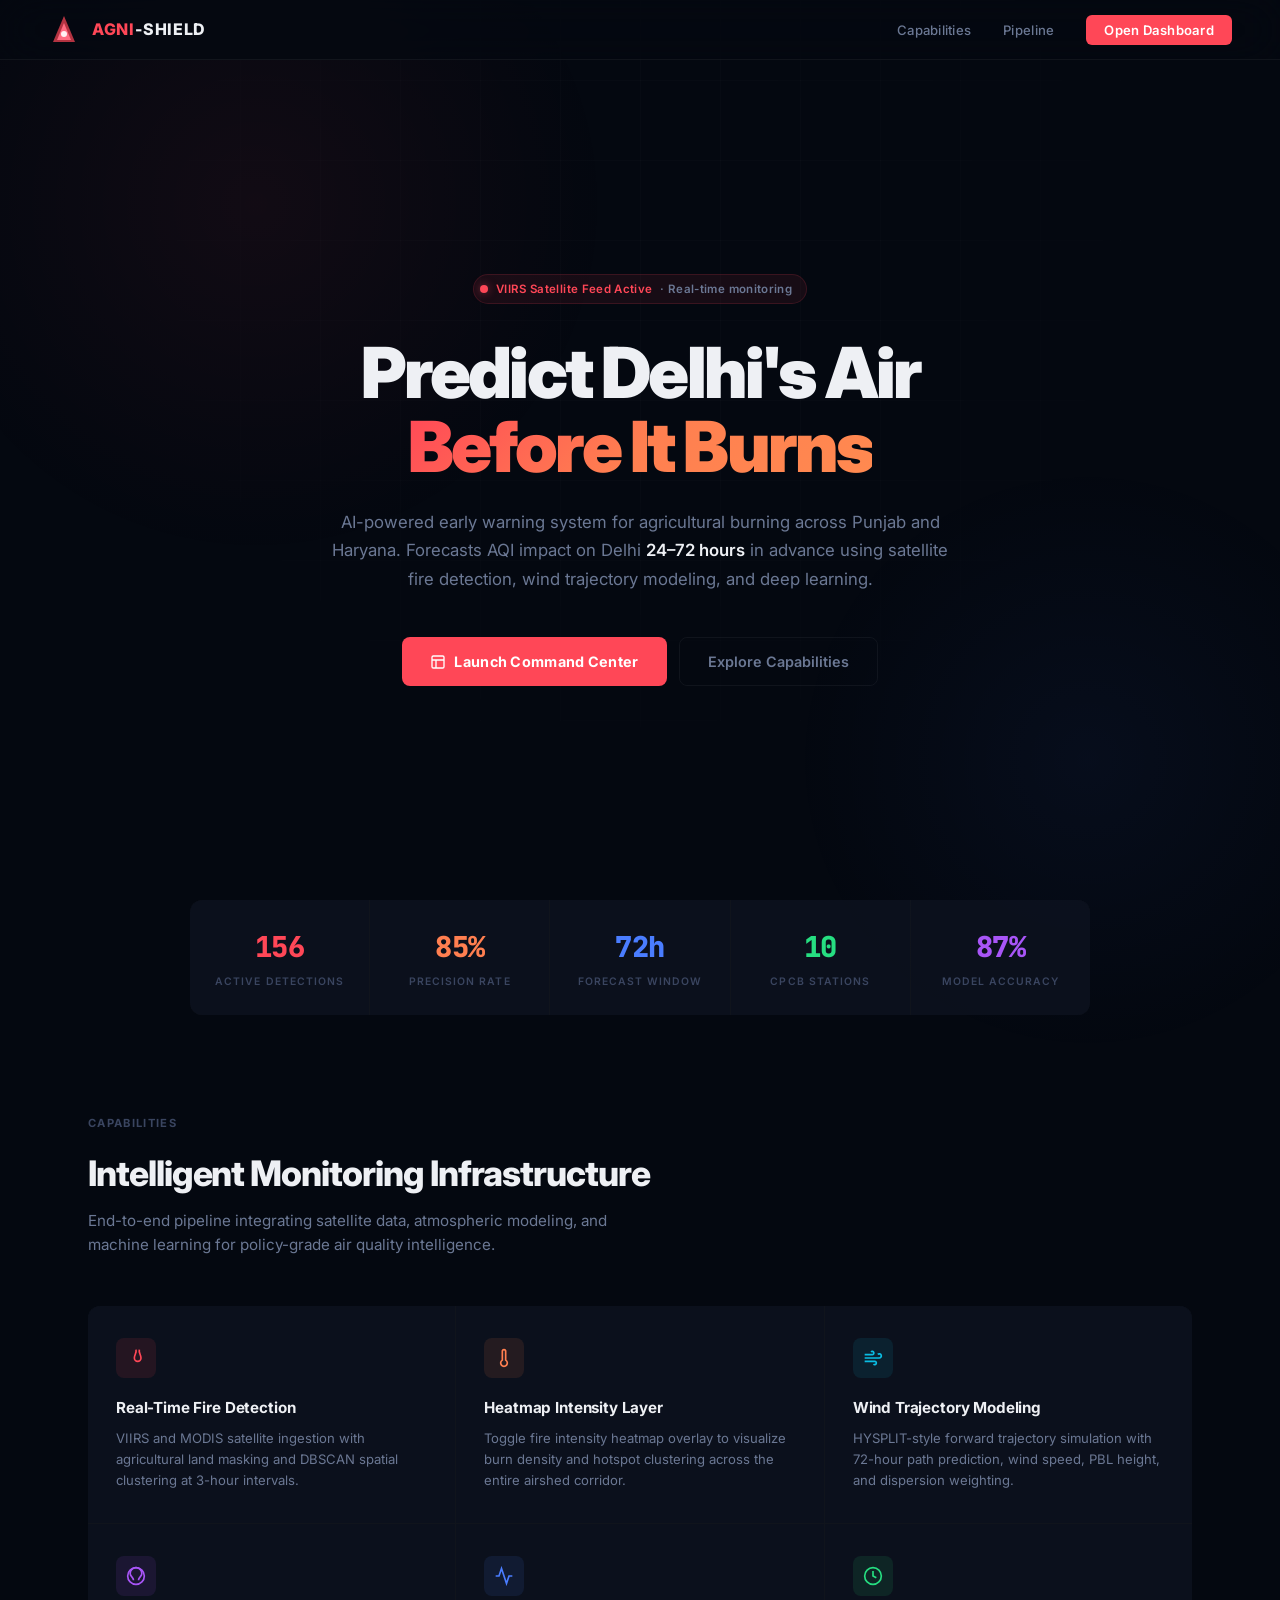
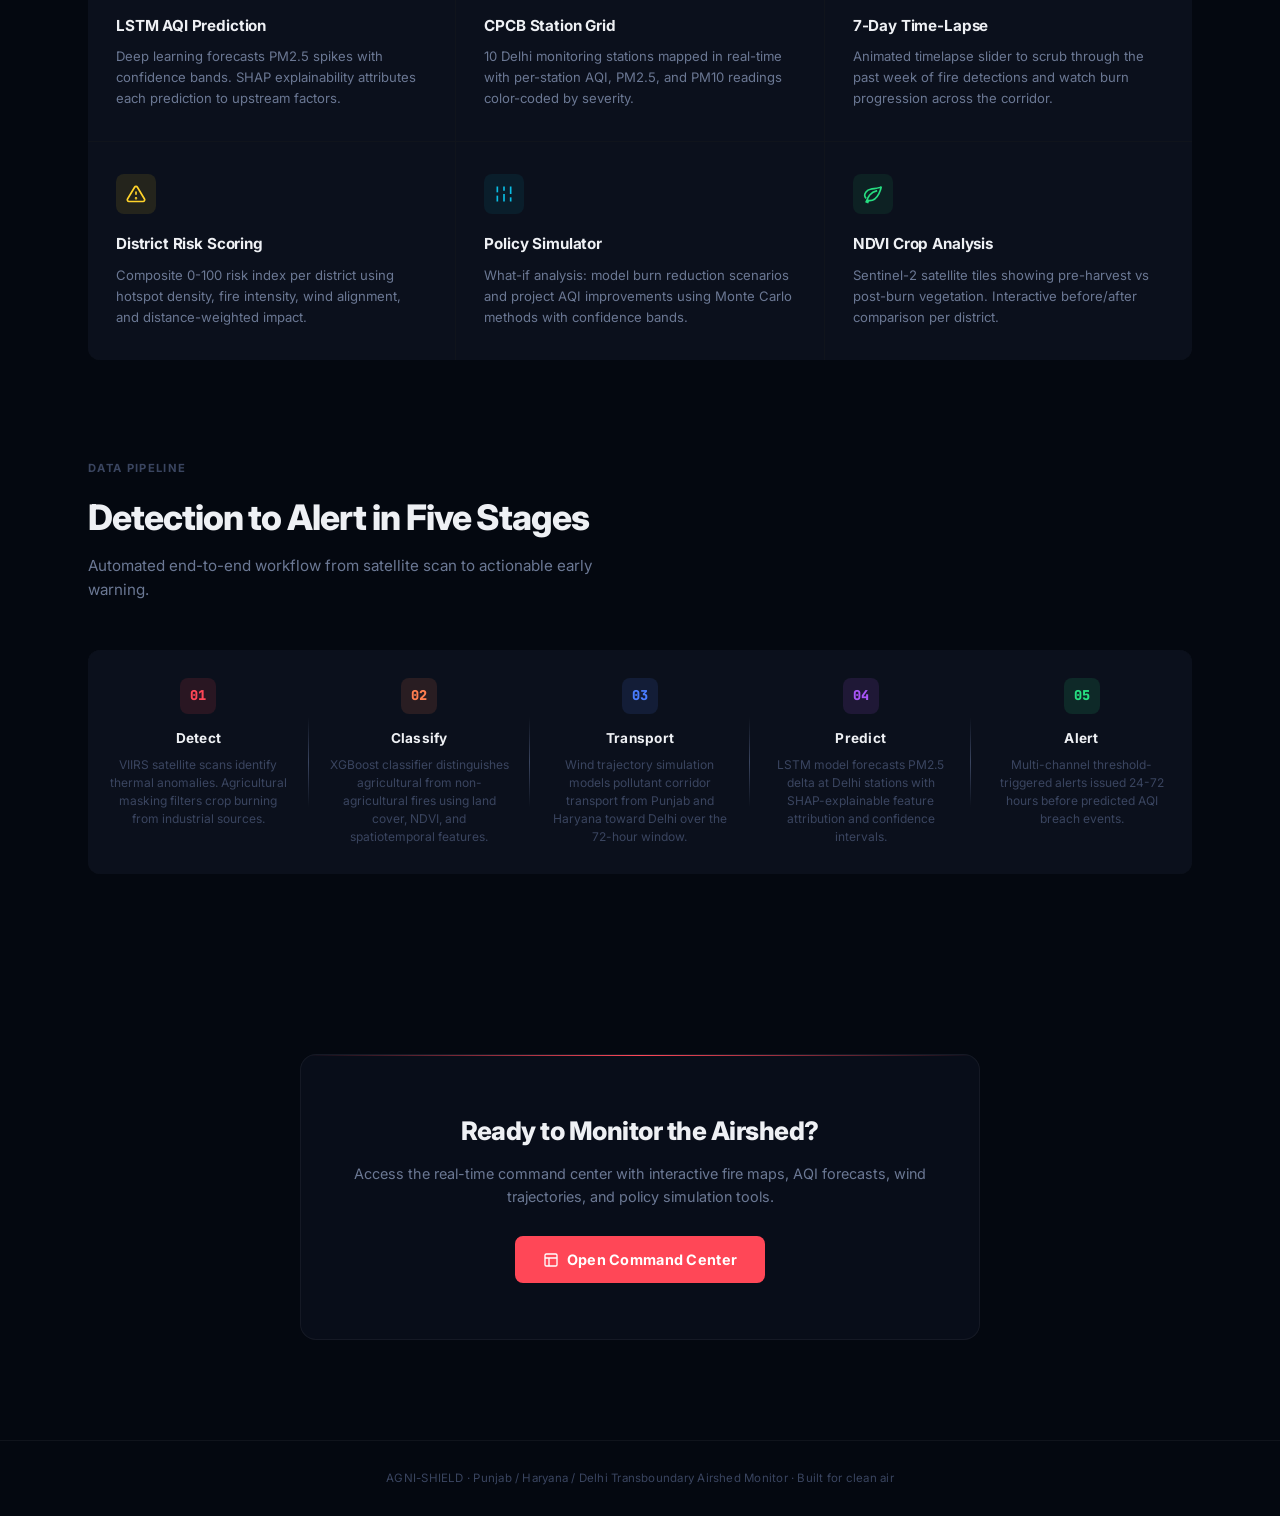
<file: index.html>
<!DOCTYPE html>
<html lang="en">

<head>
  <meta charset="UTF-8">
  <meta name="viewport" content="width=device-width, initial-scale=1.0">
  <title>AGNI-SHIELD — Transboundary Air Quality Intelligence</title>
  <meta name="description"
    content="AI-powered agricultural burning detection and AQI prediction for the Punjab-Haryana-Delhi transboundary airshed.">
  <link
    href="https://fonts.googleapis.com/css2?family=Inter:wght@300;400;500;600;700;800;900&family=JetBrains+Mono:wght@400;500;600&display=swap"
    rel="stylesheet">
  <style>
    *,
    *::before,
    *::after {
      box-sizing: border-box;
      margin: 0;
      padding: 0;
    }

    :root {
      --bg: #040810;
      --surface: rgba(10, 16, 28, 0.8);
      --border: rgba(255, 255, 255, 0.05);
      --red: #ff4757;
      --orange: #ff7f50;
      --blue: #4a7dff;
      --green: #26de81;
      --teal: #0abde3;
      --purple: #a855f7;
      --text: #eef0f4;
      --text2: #6b7894;
      --muted: #3a4560;
    }

    html {
      scroll-behavior: smooth;
    }

    body {
      font-family: 'Inter', -apple-system, sans-serif;
      background: var(--bg);
      color: var(--text);
      line-height: 1.6;
      overflow-x: hidden;
    }

    /* Ambient background */
    .ambient {
      position: fixed;
      inset: 0;
      pointer-events: none;
      z-index: 0;
    }

    .ambient::before {
      content: '';
      position: absolute;
      top: -20%;
      left: -10%;
      width: 60vw;
      height: 60vw;
      border-radius: 50%;
      background: radial-gradient(circle, rgba(255, 71, 87, 0.06) 0%, transparent 65%);
      animation: ambientDrift 25s ease-in-out infinite;
    }

    .ambient::after {
      content: '';
      position: absolute;
      bottom: -20%;
      right: -10%;
      width: 50vw;
      height: 50vw;
      border-radius: 50%;
      background: radial-gradient(circle, rgba(74, 125, 255, 0.05) 0%, transparent 65%);
      animation: ambientDrift 30s ease-in-out infinite reverse;
    }

    @keyframes ambientDrift {

      0%,
      100% {
        transform: translate(0, 0) scale(1);
      }

      33% {
        transform: translate(5vw, -3vw) scale(1.05);
      }

      66% {
        transform: translate(-3vw, 5vw) scale(0.95);
      }
    }

    /* Grid lines (decorative) */
    .grid-bg {
      position: fixed;
      inset: 0;
      pointer-events: none;
      z-index: 0;
      background-image:
        linear-gradient(rgba(255, 255, 255, 0.015) 1px, transparent 1px),
        linear-gradient(90deg, rgba(255, 255, 255, 0.015) 1px, transparent 1px);
      background-size: 80px 80px;
      mask-image: radial-gradient(ellipse at 50% 30%, black 20%, transparent 70%);
      -webkit-mask-image: radial-gradient(ellipse at 50% 30%, black 20%, transparent 70%);
    }

    /* Nav */
    nav {
      position: fixed;
      top: 0;
      width: 100%;
      z-index: 1000;
      display: flex;
      justify-content: space-between;
      align-items: center;
      padding: 0 48px;
      height: 60px;
      background: rgba(4, 8, 16, 0.75);
      backdrop-filter: blur(24px);
      -webkit-backdrop-filter: blur(24px);
      border-bottom: 1px solid var(--border);
    }

    .nav-brand {
      display: flex;
      align-items: center;
      gap: 12px;
      text-decoration: none;
      color: var(--text);
    }

    .nav-logo {
      width: 32px;
      height: 32px;
    }

    .nav-name {
      font-weight: 800;
      font-size: 1rem;
      letter-spacing: 0.04em;
    }

    .nav-name span {
      color: var(--red);
    }

    .nav-links {
      display: flex;
      align-items: center;
      gap: 32px;
      list-style: none;
    }

    .nav-links a {
      color: var(--text2);
      text-decoration: none;
      font-size: 0.82rem;
      font-weight: 500;
      transition: color 0.3s;
      letter-spacing: 0.02em;
    }

    .nav-links a:hover {
      color: var(--text);
    }

    .nav-cta {
      padding: 7px 18px;
      border-radius: 6px;
      background: var(--red);
      color: #fff !important;
      font-weight: 600 !important;
      transition: all 0.3s;
    }

    .nav-cta:hover {
      box-shadow: 0 4px 20px rgba(255, 71, 87, 0.3);
      transform: translateY(-1px);
    }

    /* Hero */
    .hero {
      position: relative;
      z-index: 1;
      min-height: 100vh;
      display: flex;
      flex-direction: column;
      justify-content: center;
      align-items: center;
      text-align: center;
      padding: 120px 24px 60px;
    }

    .hero-tag {
      display: inline-flex;
      align-items: center;
      gap: 8px;
      padding: 5px 14px 5px 6px;
      border-radius: 20px;
      background: rgba(255, 71, 87, 0.08);
      border: 1px solid rgba(255, 71, 87, 0.15);
      font-size: 0.72rem;
      font-weight: 600;
      color: var(--text2);
      margin-bottom: 32px;
      animation: fadeIn 0.8s ease;
      letter-spacing: 0.03em;
    }

    .hero-tag .pulse {
      width: 8px;
      height: 8px;
      border-radius: 50%;
      background: var(--red);
      animation: pulse-ring 2s infinite;
      box-shadow: 0 0 8px rgba(255, 71, 87, 0.5);
    }

    .hero-tag .tag-text {
      color: var(--red);
    }

    @keyframes pulse-ring {
      0% {
        box-shadow: 0 0 0 0 rgba(255, 71, 87, 0.5);
      }

      70% {
        box-shadow: 0 0 0 10px rgba(255, 71, 87, 0);
      }

      100% {
        box-shadow: 0 0 0 0 rgba(255, 71, 87, 0);
      }
    }

    .hero h1 {
      font-size: clamp(2.8rem, 5.5vw, 5rem);
      font-weight: 900;
      line-height: 1.05;
      letter-spacing: -0.04em;
      max-width: 850px;
      animation: slideUp 1s cubic-bezier(0.16, 1, 0.3, 1) 0.1s both;
    }

    .hero h1 .accent {
      background: linear-gradient(135deg, var(--red), var(--orange), #ff8a50);
      -webkit-background-clip: text;
      background-clip: text;
      -webkit-text-fill-color: transparent;
    }

    .hero .sub {
      max-width: 620px;
      margin: 24px auto 0;
      font-size: 1.05rem;
      color: var(--text2);
      line-height: 1.7;
      font-weight: 400;
      animation: slideUp 1s cubic-bezier(0.16, 1, 0.3, 1) 0.25s both;
    }

    .hero .sub strong {
      color: var(--text);
      font-weight: 600;
    }

    .hero-btns {
      display: flex;
      gap: 12px;
      margin-top: 44px;
      animation: slideUp 1s cubic-bezier(0.16, 1, 0.3, 1) 0.4s both;
    }

    .btn-primary {
      display: inline-flex;
      align-items: center;
      gap: 8px;
      padding: 12px 28px;
      border-radius: 8px;
      background: var(--red);
      color: #fff;
      font-weight: 700;
      font-size: 0.9rem;
      text-decoration: none;
      border: none;
      cursor: pointer;
      transition: all 0.3s;
      letter-spacing: 0.02em;
    }

    .btn-primary:hover {
      box-shadow: 0 8px 28px rgba(255, 71, 87, 0.3);
      transform: translateY(-2px);
    }

    .btn-primary svg {
      width: 16px;
      height: 16px;
    }

    .btn-ghost {
      display: inline-flex;
      align-items: center;
      gap: 8px;
      padding: 12px 28px;
      border-radius: 8px;
      background: transparent;
      border: 1px solid var(--border);
      color: var(--text2);
      font-weight: 600;
      font-size: 0.9rem;
      text-decoration: none;
      cursor: pointer;
      transition: all 0.3s;
    }

    .btn-ghost:hover {
      border-color: rgba(255, 255, 255, 0.15);
      color: var(--text);
      background: rgba(255, 255, 255, 0.03);
    }

    /* Metrics bar */
    .metrics {
      position: relative;
      z-index: 1;
      display: flex;
      justify-content: center;
      gap: 1px;
      margin: 0 auto;
      max-width: 900px;
      background: var(--border);
      border-radius: 12px;
      overflow: hidden;
      animation: slideUp 1s cubic-bezier(0.16, 1, 0.3, 1) 0.55s both;
    }

    .metric {
      flex: 1;
      text-align: center;
      padding: 24px 16px;
      background: var(--surface);
    }

    .metric:first-child {
      border-radius: 12px 0 0 12px;
    }

    .metric:last-child {
      border-radius: 0 12px 12px 0;
    }

    .metric .num {
      font-size: 1.8rem;
      font-weight: 900;
      font-family: 'JetBrains Mono', monospace;
      letter-spacing: -0.02em;
    }

    .metric .lab {
      font-size: 0.65rem;
      color: var(--muted);
      text-transform: uppercase;
      letter-spacing: 0.1em;
      margin-top: 4px;
      font-weight: 600;
    }

    /* Section */
    section {
      position: relative;
      z-index: 1;
      padding: 100px 48px;
      max-width: 1200px;
      margin: 0 auto;
    }

    .section-label {
      font-size: 0.7rem;
      font-weight: 700;
      text-transform: uppercase;
      letter-spacing: 0.12em;
      color: var(--muted);
      margin-bottom: 12px;
    }

    section h2 {
      font-size: 2.2rem;
      font-weight: 800;
      letter-spacing: -0.03em;
      margin-bottom: 8px;
    }

    section .desc {
      color: var(--text2);
      max-width: 560px;
      font-size: 0.95rem;
      margin-bottom: 48px;
    }

    /* Feature grid */
    .feat-grid {
      display: grid;
      grid-template-columns: repeat(3, 1fr);
      gap: 1px;
      background: var(--border);
      border-radius: 12px;
      overflow: hidden;
    }

    .feat {
      background: var(--surface);
      padding: 32px 28px;
      transition: background 0.3s;
    }

    .feat:hover {
      background: rgba(14, 22, 40, 0.9);
    }

    .feat-icon {
      width: 40px;
      height: 40px;
      border-radius: 8px;
      display: flex;
      align-items: center;
      justify-content: center;
      margin-bottom: 18px;
    }

    .feat-icon svg {
      width: 20px;
      height: 20px;
    }

    .feat h3 {
      font-size: 0.95rem;
      font-weight: 700;
      margin-bottom: 8px;
      letter-spacing: -0.01em;
    }

    .feat p {
      font-size: 0.82rem;
      color: var(--text2);
      line-height: 1.6;
    }

    /* Pipeline */
    .pipeline-section {
      padding-top: 0;
    }

    .pipeline {
      display: flex;
      gap: 0;
      align-items: stretch;
      background: var(--border);
      border-radius: 12px;
      overflow: hidden;
    }

    .pipe {
      flex: 1;
      background: var(--surface);
      padding: 28px 20px;
      position: relative;
      text-align: center;
    }

    .pipe::after {
      content: '';
      position: absolute;
      right: 0;
      top: 30%;
      height: 40%;
      width: 1px;
      background: linear-gradient(transparent, var(--muted), transparent);
    }

    .pipe:last-child::after {
      display: none;
    }

    .pipe-num {
      width: 36px;
      height: 36px;
      border-radius: 8px;
      display: inline-flex;
      align-items: center;
      justify-content: center;
      font-size: 0.85rem;
      font-weight: 800;
      font-family: 'JetBrains Mono', monospace;
      margin-bottom: 14px;
    }

    .pipe h4 {
      font-size: 0.85rem;
      font-weight: 700;
      margin-bottom: 6px;
      letter-spacing: 0.02em;
    }

    .pipe p {
      font-size: 0.75rem;
      color: var(--muted);
      line-height: 1.5;
    }

    /* CTA */
    .cta {
      text-align: center;
      padding: 80px 24px 100px;
      position: relative;
      z-index: 1;
    }

    .cta-card {
      max-width: 680px;
      margin: 0 auto;
      padding: 56px 40px;
      border-radius: 16px;
      background: var(--surface);
      border: 1px solid var(--border);
      position: relative;
      overflow: hidden;
    }

    .cta-card::before {
      content: '';
      position: absolute;
      top: 0;
      left: 0;
      right: 0;
      height: 1px;
      background: linear-gradient(90deg, transparent, var(--red), transparent);
    }

    .cta-card h2 {
      font-size: 1.6rem;
      font-weight: 800;
      margin-bottom: 10px;
      letter-spacing: -0.02em;
    }

    .cta-card p {
      color: var(--text2);
      margin-bottom: 28px;
      font-size: 0.9rem;
    }

    /* Footer */
    footer {
      position: relative;
      z-index: 1;
      text-align: center;
      padding: 28px 24px;
      border-top: 1px solid var(--border);
      font-size: 0.72rem;
      color: var(--muted);
      letter-spacing: 0.02em;
    }

    /* Animations */
    @keyframes fadeIn {
      from {
        opacity: 0;
      }

      to {
        opacity: 1;
      }
    }

    @keyframes slideUp {
      from {
        opacity: 0;
        transform: translateY(30px);
      }

      to {
        opacity: 1;
        transform: translateY(0);
      }
    }

    /* Scroll animations */
    .reveal {
      opacity: 0;
      transform: translateY(24px);
      transition: opacity 0.8s cubic-bezier(0.16, 1, 0.3, 1), transform 0.8s cubic-bezier(0.16, 1, 0.3, 1);
    }

    .reveal.visible {
      opacity: 1;
      transform: translateY(0);
    }

    /* Responsive */
    @media (max-width: 900px) {
      .feat-grid {
        grid-template-columns: 1fr 1fr;
      }

      .pipeline {
        flex-direction: column;
      }

      .pipe::after {
        display: none;
      }

      nav {
        padding: 0 20px;
      }

      .nav-links {
        display: none;
      }

      .metrics {
        flex-wrap: wrap;
        border-radius: 8px;
      }

      .metric {
        min-width: 33.33%;
      }

      .metric:first-child,
      .metric:last-child {
        border-radius: 0;
      }
    }

    @media (max-width: 600px) {
      .feat-grid {
        grid-template-columns: 1fr;
      }

      .hero h1 {
        font-size: 2.2rem;
      }

      section {
        padding: 60px 20px;
      }

      .metrics {
        flex-direction: column;
      }

      .metric {
        min-width: 100%;
      }
    }
  </style>
</head>

<body>
  <div class="ambient"></div>
  <div class="grid-bg"></div>

  <!-- Nav -->
  <nav>
    <a class="nav-brand" href="#">
      <svg class="nav-logo" viewBox="0 0 32 32" fill="none">
        <path d="M16 2L5 28h22L16 2z" fill="#ff4757" opacity="0.7" />
        <path d="M16 9L9 26h14L16 9z" fill="#ff6b81" />
        <circle cx="16" cy="20" r="3" fill="#fff" opacity="0.9" />
      </svg>
      <div class="nav-name"><span>AGNI</span>-SHIELD</div>
    </a>
    <ul class="nav-links">
      <li><a href="#capabilities">Capabilities</a></li>
      <li><a href="#pipeline">Pipeline</a></li>
      <li><a href="dashboard.html" class="nav-cta">Open Dashboard</a></li>
    </ul>
  </nav>

  <!-- Hero -->
  <section class="hero">
    <div class="hero-tag">
      <div class="pulse"></div>
      <span class="tag-text">VIIRS Satellite Feed Active</span>
      <span>&middot; Real-time monitoring</span>
    </div>
    <h1>
      Predict Delhi's Air<br>
      <span class="accent">Before It Burns</span>
    </h1>
    <p class="sub">
      AI-powered early warning system for agricultural burning across Punjab and Haryana. Forecasts AQI impact on Delhi
      <strong>24&ndash;72 hours</strong> in advance using satellite fire detection, wind trajectory modeling, and deep
      learning.
    </p>
    <div class="hero-btns">
      <a href="dashboard.html" class="btn-primary">
        <svg viewBox="0 0 24 24" fill="none" stroke="currentColor" stroke-width="2">
          <rect x="3" y="3" width="18" height="18" rx="2" />
          <path d="M3 9h18M9 21V9" />
        </svg>
        Launch Command Center
      </a>
      <a href="#capabilities" class="btn-ghost">Explore Capabilities</a>
    </div>
  </section>

  <!-- Metrics -->
  <div class="metrics reveal">
    <div class="metric">
      <div class="num" style="color:var(--red)">156</div>
      <div class="lab">Active Detections</div>
    </div>
    <div class="metric">
      <div class="num" style="color:var(--orange)">85%</div>
      <div class="lab">Precision Rate</div>
    </div>
    <div class="metric">
      <div class="num" style="color:var(--blue)">72h</div>
      <div class="lab">Forecast Window</div>
    </div>
    <div class="metric">
      <div class="num" style="color:var(--green)">10</div>
      <div class="lab">CPCB Stations</div>
    </div>
    <div class="metric">
      <div class="num" style="color:var(--purple)">87%</div>
      <div class="lab">Model Accuracy</div>
    </div>
  </div>

  <!-- Capabilities -->
  <section id="capabilities">
    <div class="section-label reveal">Capabilities</div>
    <h2 class="reveal">Intelligent Monitoring Infrastructure</h2>
    <p class="desc reveal">End-to-end pipeline integrating satellite data, atmospheric modeling, and machine learning
      for policy-grade air quality intelligence.</p>

    <div class="feat-grid reveal">
      <div class="feat">
        <div class="feat-icon" style="background:rgba(255,71,87,0.1)">
          <svg viewBox="0 0 24 24" fill="none" stroke="#ff4757" stroke-width="2">
            <path d="M12 2c1 4-2 6-2 10a4 4 0 108 0c0-4-3-6-2-10" />
          </svg>
        </div>
        <h3>Real-Time Fire Detection</h3>
        <p>VIIRS and MODIS satellite ingestion with agricultural land masking and DBSCAN spatial clustering at 3-hour
          intervals.</p>
      </div>
      <div class="feat">
        <div class="feat-icon" style="background:rgba(255,127,80,0.1)">
          <svg viewBox="0 0 24 24" fill="none" stroke="#ff7f50" stroke-width="2">
            <path d="M14 4v10.54a4 4 0 11-4 0V4a2 2 0 014 0z" />
          </svg>
        </div>
        <h3>Heatmap Intensity Layer</h3>
        <p>Toggle fire intensity heatmap overlay to visualize burn density and hotspot clustering across the entire
          airshed corridor.</p>
      </div>
      <div class="feat">
        <div class="feat-icon" style="background:rgba(10,189,227,0.1)">
          <svg viewBox="0 0 24 24" fill="none" stroke="#0abde3" stroke-width="2">
            <path d="M9.59 4.59A2 2 0 1111 8H2m10.59 11.41A2 2 0 1014 16H2m15.73-8.27A2.5 2.5 0 1119.5 12H2" />
          </svg>
        </div>
        <h3>Wind Trajectory Modeling</h3>
        <p>HYSPLIT-style forward trajectory simulation with 72-hour path prediction, wind speed, PBL height, and
          dispersion weighting.</p>
      </div>
      <div class="feat">
        <div class="feat-icon" style="background:rgba(168,85,247,0.1)">
          <svg viewBox="0 0 24 24" fill="none" stroke="#a855f7" stroke-width="2">
            <circle cx="12" cy="12" r="10" />
            <path d="M12 2a7 7 0 017 7c0 2-1 3-2 4s-2 2-2 4" />
            <path d="M12 2a7 7 0 00-7 7c0 2 1 3 2 4s2 2 2 4" />
          </svg>
        </div>
        <h3>LSTM AQI Prediction</h3>
        <p>Deep learning forecasts PM2.5 spikes with confidence bands. SHAP explainability attributes each prediction to
          upstream factors.</p>
      </div>
      <div class="feat">
        <div class="feat-icon" style="background:rgba(74,125,255,0.1)">
          <svg viewBox="0 0 24 24" fill="none" stroke="#4a7dff" stroke-width="2">
            <polyline points="22 12 18 12 15 21 9 3 6 12 2 12" />
          </svg>
        </div>
        <h3>CPCB Station Grid</h3>
        <p>10 Delhi monitoring stations mapped in real-time with per-station AQI, PM2.5, and PM10 readings color-coded
          by severity.</p>
      </div>
      <div class="feat">
        <div class="feat-icon" style="background:rgba(38,222,129,0.1)">
          <svg viewBox="0 0 24 24" fill="none" stroke="#26de81" stroke-width="2">
            <circle cx="12" cy="12" r="10" />
            <polyline points="12 6 12 12 16 14" />
          </svg>
        </div>
        <h3>7-Day Time-Lapse</h3>
        <p>Animated timelapse slider to scrub through the past week of fire detections and watch burn progression across
          the corridor.</p>
      </div>
      <div class="feat">
        <div class="feat-icon" style="background:rgba(255,211,42,0.1)">
          <svg viewBox="0 0 24 24" fill="none" stroke="#ffd32a" stroke-width="2">
            <path d="M10.29 3.86L1.82 18a2 2 0 001.71 3h16.94a2 2 0 001.71-3L13.71 3.86a2 2 0 00-3.42 0z" />
            <line x1="12" y1="9" x2="12" y2="13" />
            <circle cx="12" cy="17" r="0.5" />
          </svg>
        </div>
        <h3>District Risk Scoring</h3>
        <p>Composite 0-100 risk index per district using hotspot density, fire intensity, wind alignment, and
          distance-weighted impact.</p>
      </div>
      <div class="feat">
        <div class="feat-icon" style="background:rgba(10,189,227,0.08)">
          <svg viewBox="0 0 24 24" fill="none" stroke="#0abde3" stroke-width="2">
            <line x1="4" y1="21" x2="4" y2="14" />
            <line x1="4" y1="10" x2="4" y2="3" />
            <line x1="12" y1="21" x2="12" y2="12" />
            <line x1="12" y1="8" x2="12" y2="3" />
            <line x1="20" y1="21" x2="20" y2="16" />
            <line x1="20" y1="12" x2="20" y2="3" />
          </svg>
        </div>
        <h3>Policy Simulator</h3>
        <p>What-if analysis: model burn reduction scenarios and project AQI improvements using Monte Carlo methods with
          confidence bands.</p>
      </div>
      <div class="feat">
        <div class="feat-icon" style="background:rgba(38,222,129,0.08)">
          <svg viewBox="0 0 24 24" fill="none" stroke="#26de81" stroke-width="2">
            <path
              d="M17 8C8 10 5.9 16.17 3.82 21.34l1.89.66.95-2.3c.48.17.98.3 1.34.3C19 20 22 3 22 3c-1 2-8 2.25-13 3.25S2 11.5 2 13.5s1.75 3.75 1.75 3.75" />
          </svg>
        </div>
        <h3>NDVI Crop Analysis</h3>
        <p>Sentinel-2 satellite tiles showing pre-harvest vs post-burn vegetation. Interactive before/after comparison
          per district.</p>
      </div>
    </div>
  </section>

  <!-- Pipeline -->
  <section class="pipeline-section" id="pipeline">
    <div class="section-label reveal">Data Pipeline</div>
    <h2 class="reveal">Detection to Alert in Five Stages</h2>
    <p class="desc reveal">Automated end-to-end workflow from satellite scan to actionable early warning.</p>

    <div class="pipeline reveal">
      <div class="pipe">
        <div class="pipe-num" style="background:rgba(255,71,87,0.12); color:var(--red);">01</div>
        <h4>Detect</h4>
        <p>VIIRS satellite scans identify thermal anomalies. Agricultural masking filters crop burning from industrial
          sources.</p>
      </div>
      <div class="pipe">
        <div class="pipe-num" style="background:rgba(255,127,80,0.12); color:var(--orange);">02</div>
        <h4>Classify</h4>
        <p>XGBoost classifier distinguishes agricultural from non-agricultural fires using land cover, NDVI, and
          spatiotemporal features.</p>
      </div>
      <div class="pipe">
        <div class="pipe-num" style="background:rgba(74,125,255,0.12); color:var(--blue);">03</div>
        <h4>Transport</h4>
        <p>Wind trajectory simulation models pollutant corridor transport from Punjab and Haryana toward Delhi over the
          72-hour window.</p>
      </div>
      <div class="pipe">
        <div class="pipe-num" style="background:rgba(168,85,247,0.12); color:var(--purple);">04</div>
        <h4>Predict</h4>
        <p>LSTM model forecasts PM2.5 delta at Delhi stations with SHAP-explainable feature attribution and confidence
          intervals.</p>
      </div>
      <div class="pipe">
        <div class="pipe-num" style="background:rgba(38,222,129,0.12); color:var(--green);">05</div>
        <h4>Alert</h4>
        <p>Multi-channel threshold-triggered alerts issued 24-72 hours before predicted AQI breach events.</p>
      </div>
    </div>
  </section>

  <!-- CTA -->
  <div class="cta">
    <div class="cta-card reveal">
      <h2>Ready to Monitor the Airshed?</h2>
      <p>Access the real-time command center with interactive fire maps, AQI forecasts, wind trajectories, and policy
        simulation tools.</p>
      <a href="dashboard.html" class="btn-primary">
        <svg viewBox="0 0 24 24" fill="none" stroke="currentColor" stroke-width="2" style="width:16px;height:16px">
          <rect x="3" y="3" width="18" height="18" rx="2" />
          <path d="M3 9h18M9 21V9" />
        </svg>
        Open Command Center
      </a>
    </div>
  </div>

  <!-- Footer -->
  <footer>
    AGNI-SHIELD &middot; Punjab / Haryana / Delhi Transboundary Airshed Monitor &middot; Built for clean air
  </footer>

  <!-- Scroll reveal script -->
  <script>
  const observer = new IntersectionObserver((entries) => {
    entries.forEach(e => {
      if (e.isIntersecting) {
        e.target.classList.add('visible');
        observer.unobserve(e.target);
      }
    });
  }, { threshold: 0.15 });
  document.querySelectorAll('.reveal').forEach(el => observer.observe(el));
  </script>

</body>

</html>
</file>
